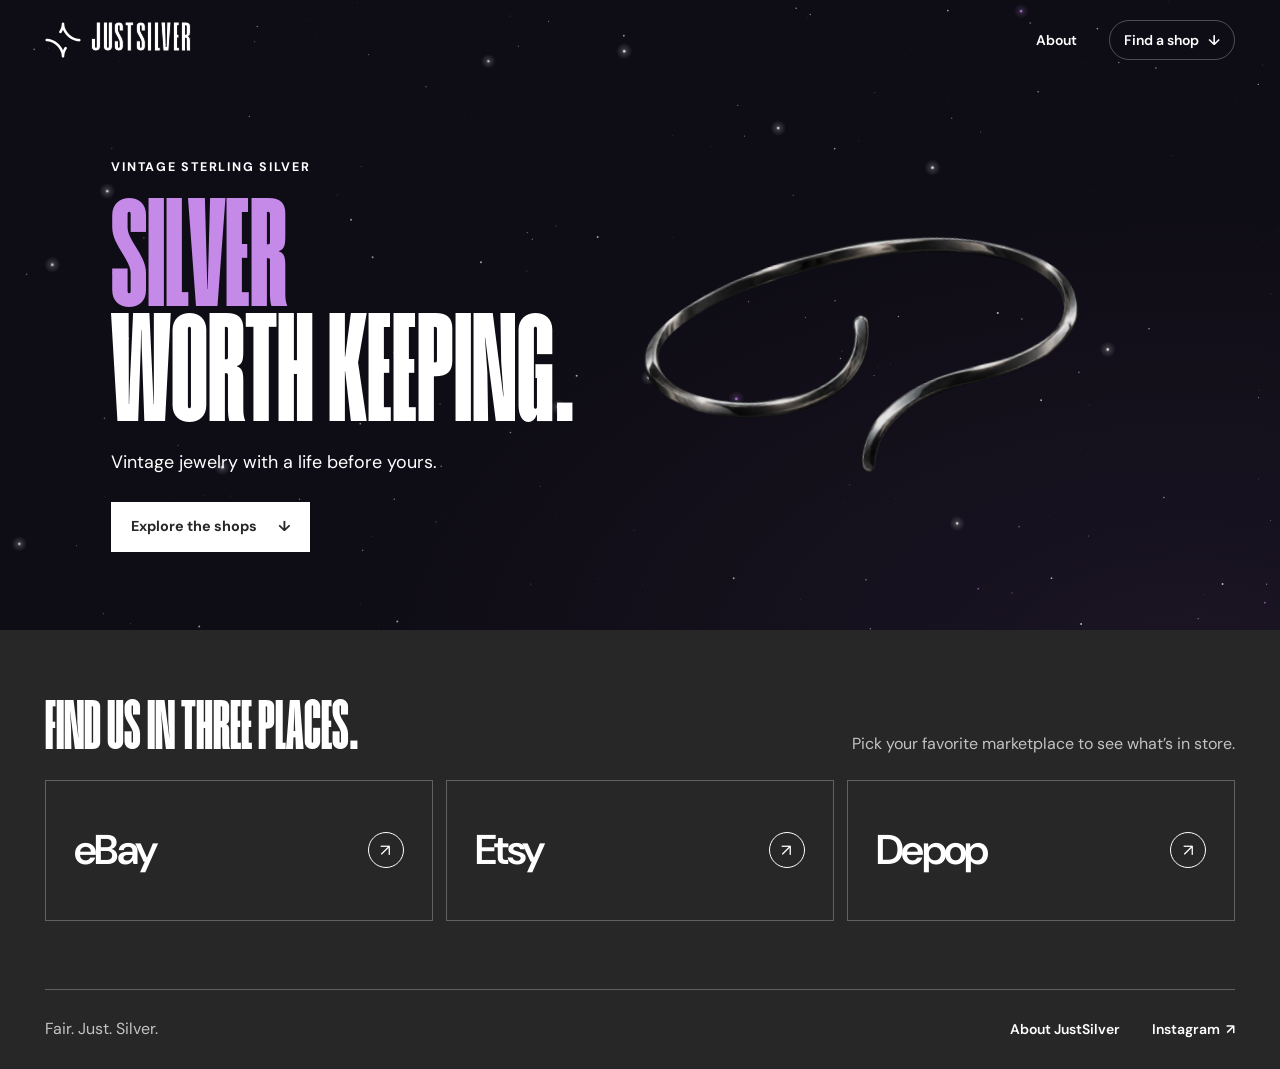
<file: index.html>
<!doctype html>
<html lang="en">
<head>
  <meta charset="utf-8">
  <meta name="viewport" content="width=device-width, initial-scale=1, viewport-fit=cover">
  <meta name="description" content="Discover vintage sterling silver jewelry from JustSilver. Shop our finds on eBay, Etsy, and Depop.">
  <meta name="theme-color" content="#0e0c15">
  <title>JustSilver — Vintage Sterling Silver</title>
  <link rel="icon" href="favicon.png" type="image/png" sizes="144x144">
  <link rel="preconnect" href="https://fonts.googleapis.com">
  <link rel="preconnect" href="https://fonts.gstatic.com" crossorigin>
  <link rel="stylesheet" href="https://fonts.googleapis.com/css2?family=DM+Sans:wght@400..700&display=swap">
  <link rel="stylesheet" href="brand-font.css">
  <link rel="stylesheet" href="site.css">
  <script src="hero-art.js" defer></script>
  <script src="site.js" defer></script>
</head>
<body class="home space-page">
  <a class="skip-link" href="#main">Skip to content</a>
  <header class="site-header shell">
    <a class="brand" href="index.html" aria-label="JustSilver home">
      <img src="mark.png" alt="" width="36" height="36">
      <span>JUSTSILVER</span>
    </a>
    <nav class="site-nav" aria-label="Main navigation">
      <a href="about.html">About</a>
      <a class="nav-shop" href="#shops">Find a shop <span aria-hidden="true">↓</span></a>
    </nav>
  </header>

  <main id="main">
    <div class="space-intro">
      <canvas class="space-field" aria-hidden="true"></canvas>
      <section class="hero shell" aria-labelledby="hero-title">
        <div class="hero-copy">
          <p class="eyebrow">Vintage sterling silver</p>
          <h1 id="hero-title"><span>SILVER</span><br>WORTH KEEPING.</h1>
          <p class="hero-description">Vintage jewelry with a life before yours.</p>
          <a class="button" href="#shops">Explore the shops <span aria-hidden="true">↓</span></a>
        </div>
        <div class="hero-art">
          <svg class="bracelet-cutout" width="0" height="0" aria-hidden="true" focusable="false">
            <clipPath id="bracelet-cutout" clipPathUnits="objectBoundingBox">
              <!-- The outline follows the bracelet in the 1448 × 1086 source photo. -->
              <path transform="scale(.000690607735 .000920810313)" d="
                M 762 262
                C 1015 262 1268 357 1270 487
                C 1277 587 1158 642 1012 653
                C 857 662 734 698 704 817
                C 699 846 668 842 670 815
                C 684 702 803 626 997 614
                C 1135 605 1239 563 1235 489
                C 1232 386 1019 300 762 302
                C 496 304 211 379 207 476
                C 204 559 339 617 491 618
                C 606 617 698 573 704 463
                C 704 441 728 436 740 449
                C 751 462 742 496 734 517
                C 702 624 590 659 493 660
                C 327 661 170 581 170 484
                C 166 372 444 268 762 262 Z"/>
            </clipPath>
          </svg>
          <div class="bracelet-float">
            <img class="hero-bracelet" src="silver-bracelet.webp" width="1448" height="1086"
              alt="Open silver bracelet with sweeping, asymmetrical ends" fetchpriority="high">
          </div>
        </div>
      </section>
    </div>

    <section id="shops" class="shops shell" aria-labelledby="shops-title" tabindex="-1">
      <div class="section-heading">
        <h2 id="shops-title">FIND US IN THREE PLACES.</h2>
        <p>Pick your favorite marketplace to see what’s in store.</p>
      </div>
      <ul class="shop-list">
        <li><a class="shop-card" href="https://www.ebay.com/str/rsrteile">
          <span class="shop-name">eBay</span>
          <span class="shop-arrow" aria-hidden="true">↗</span>
        </a></li>
        <li><a class="shop-card" href="https://www.etsy.com/shop/JustSilverCompany">
          <span class="shop-name">Etsy</span>
          <span class="shop-arrow" aria-hidden="true">↗</span>
        </a></li>
        <li><a class="shop-card" href="https://www.depop.com/justsilvercompany/">
          <span class="shop-name">Depop</span>
          <span class="shop-arrow" aria-hidden="true">↗</span>
        </a></li>
      </ul>
    </section>
  </main>

  <footer class="site-footer shell">
    <p>Fair. Just. Silver.</p>
    <nav aria-label="Footer navigation">
      <a href="about.html">About JustSilver</a>
      <a href="https://www.instagram.com/justsilverstore/">Instagram <span aria-hidden="true">↗</span></a>
    </nav>
  </footer>
</body>
</html>
</file>
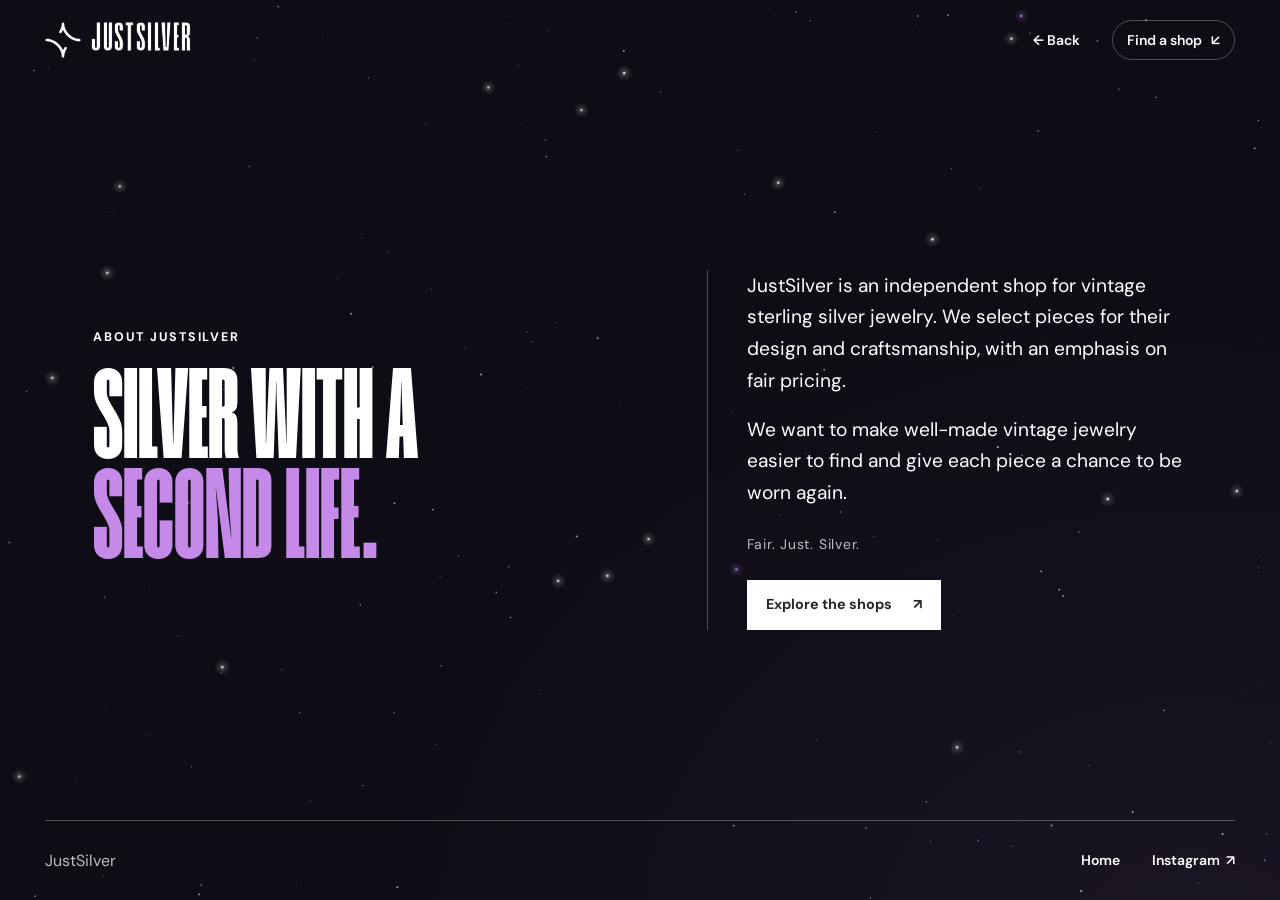
<file: about.html>
<!doctype html>
<html lang="en">
<head>
  <meta charset="utf-8">
  <meta name="viewport" content="width=device-width, initial-scale=1, viewport-fit=cover">
  <meta name="description" content="About JustSilver, a vintage sterling silver jewelry shop.">
  <meta name="theme-color" content="#0e0c15">
  <title>About — JustSilver</title>
  <link rel="icon" href="favicon.png" type="image/png" sizes="144x144">
  <link rel="preconnect" href="https://fonts.googleapis.com">
  <link rel="preconnect" href="https://fonts.gstatic.com" crossorigin>
  <link rel="stylesheet" href="https://fonts.googleapis.com/css2?family=DM+Sans:wght@400..700&display=swap">
  <link rel="stylesheet" href="brand-font.css">
  <link rel="stylesheet" href="site.css">
  <script src="hero-art.js" defer></script>
</head>
<body class="about-page space-page">
  <canvas class="space-field" aria-hidden="true"></canvas>
  <a class="skip-link" href="#main">Skip to content</a>
  <header class="site-header shell">
    <a class="brand" href="index.html" aria-label="JustSilver home">
      <img src="mark.png" alt="" width="36" height="36">
      <span>JUSTSILVER</span>
    </a>
    <nav class="site-nav" aria-label="Main navigation">
      <a href="index.html" aria-label="Back to JustSilver home"><span aria-hidden="true">←</span> Back</a>
      <a class="nav-shop" href="index.html#shops">Find a shop <span aria-hidden="true">↙</span></a>
    </nav>
  </header>

  <main id="main" class="shell">
    <section class="about-panel" aria-labelledby="about-title">
      <div class="about-heading">
        <p class="eyebrow">About JustSilver</p>
        <h1 id="about-title">SILVER WITH A <span>SECOND LIFE.</span></h1>
      </div>
      <div class="about-copy">
        <p>JustSilver is an independent shop for vintage sterling silver jewelry. We select pieces for their design and craftsmanship, with an emphasis on fair pricing.</p>
        <p>We want to make well-made vintage jewelry easier to find and give each piece a chance to be worn again.</p>
        <p class="about-signoff">Fair. Just. Silver.</p>
        <a class="button" href="index.html#shops">Explore the shops <span aria-hidden="true">↗</span></a>
      </div>
    </section>
  </main>

  <footer class="site-footer shell">
    <p>JustSilver</p>
    <nav aria-label="Footer navigation">
      <a href="index.html">Home</a>
      <a href="https://www.instagram.com/justsilverstore/">Instagram <span aria-hidden="true">↗</span></a>
    </nav>
  </footer>
</body>
</html>
</file>
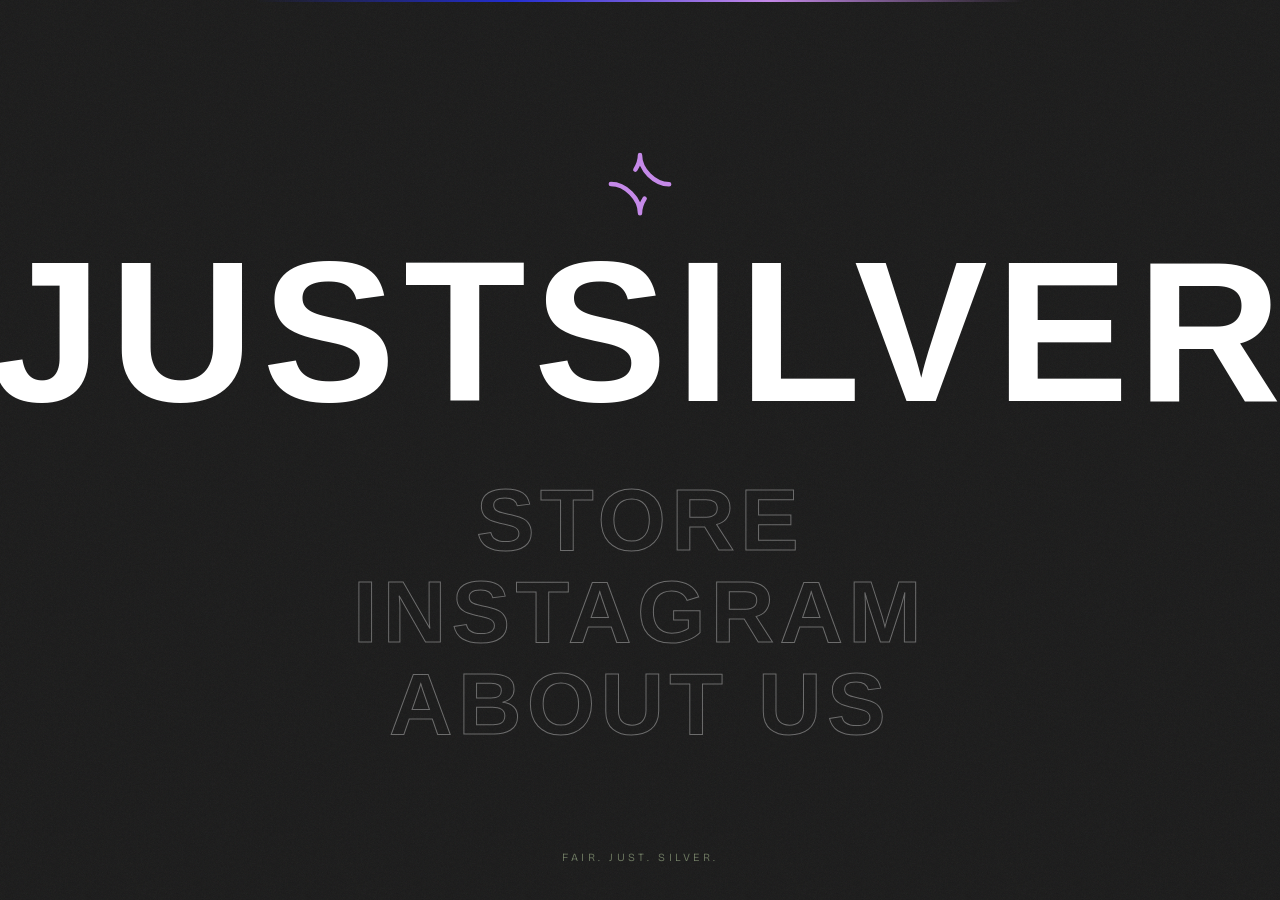
<file: index2.html>
<!DOCTYPE html>
<html lang="en">
<head>
  <meta charset="UTF-8">
  <title>JUSTSILVER</title>
  <meta name="viewport" content="width=device-width, initial-scale=1.0">
  <link rel="icon" type="image/png" href="logo.png">
  <link rel="preconnect" href="https://fonts.googleapis.com">
  <link rel="preconnect" href="https://fonts.gstatic.com" crossorigin>
  <link href="https://fonts.googleapis.com/css2?family=Bricolage+Grotesque:opsz,wght@12..96,100;12..96,400&family=Inter:wght@300;400&display=swap" rel="stylesheet">

  <style>
    /* ── RESET ── */
    *, *::before, *::after { margin: 0; padding: 0; box-sizing: border-box; }

    :root {
      --purple: #C589E8;
      --blue: #232ED1;
      --dark: #272727;
      --darker: #1a1a1a;
      --sage: #748067;
      --white: #ffffff;
    }

    html, body {
      width: 100%; height: 100dvh;
      background: var(--darker);
      color: var(--white);
      overflow: hidden;
      cursor: none;
    }

    /* ── CUSTOM CURSOR ── */
    .cursor {
      position: fixed;
      width: 10px; height: 10px;
      background: var(--purple);
      border-radius: 50%;
      pointer-events: none;
      z-index: 9999;
      transform: translate(-50%, -50%);
      transition: transform 0.1s ease, width 0.3s ease, height 0.3s ease, opacity 0.3s ease;
      mix-blend-mode: screen;
    }
    .cursor-ring {
      position: fixed;
      width: 36px; height: 36px;
      border: 1px solid rgba(197,137,232,0.4);
      border-radius: 50%;
      pointer-events: none;
      z-index: 9998;
      transform: translate(-50%, -50%);
      transition: transform 0.18s ease, width 0.3s ease, height 0.3s ease, border-color 0.3s ease;
    }
    body:has(a:hover) .cursor { width: 16px; height: 16px; }
    body:has(a:hover) .cursor-ring { width: 52px; height: 52px; border-color: rgba(197,137,232,0.7); }

    /* ── ANIMATED BACKGROUND ── */
    .bg {
      position: fixed;
      inset: 0;
      z-index: 0;
      background: var(--darker);
      overflow: hidden;
    }

    /* Noise grain overlay */
    .bg::after {
      content: '';
      position: absolute;
      inset: -50%;
      width: 200%; height: 200%;
      opacity: 0.055;
      background-image: url("data:image/svg+xml,%3Csvg viewBox='0 0 512 512' xmlns='http://www.w3.org/2000/svg'%3E%3Cfilter id='n'%3E%3CfeTurbulence type='fractalNoise' baseFrequency='0.75' numOctaves='4' stitchTiles='stitch'/%3E%3C/filter%3E%3Crect width='100%25' height='100%25' filter='url(%23n)'/%3E%3C/svg%3E");
      background-size: 220px 220px;
      pointer-events: none;
      z-index: 10;
      animation: grain 8s steps(10) infinite;
    }

    @keyframes grain {
      0%,100% { transform: translate(0,0); }
      10% { transform: translate(-2%,-3%); }
      20% { transform: translate(3%,2%); }
      30% { transform: translate(-1%,4%); }
      40% { transform: translate(4%,-1%); }
      50% { transform: translate(-3%,3%); }
      60% { transform: translate(2%,-4%); }
      70% { transform: translate(-4%,1%); }
      80% { transform: translate(1%,-2%); }
      90% { transform: translate(-2%,4%); }
    }

    /* Orbs */
    .orb {
      position: absolute;
      border-radius: 50%;
      filter: blur(90px);
      opacity: 0;
      animation: orbFloat linear infinite;
    }

    .orb-1 {
      width: 700px; height: 700px;
      background: radial-gradient(circle, rgba(35,46,209,0.55) 0%, transparent 70%);
      top: -20%; left: -15%;
      animation-duration: 22s;
      animation-delay: 0s;
      animation-name: orbFloat1;
    }
    .orb-2 {
      width: 500px; height: 500px;
      background: radial-gradient(circle, rgba(197,137,232,0.4) 0%, transparent 70%);
      top: 30%; right: -10%;
      animation-duration: 18s;
      animation-delay: -6s;
      animation-name: orbFloat2;
    }
    .orb-3 {
      width: 400px; height: 400px;
      background: radial-gradient(circle, rgba(35,46,209,0.35) 0%, transparent 70%);
      bottom: -10%; right: 20%;
      animation-duration: 25s;
      animation-delay: -12s;
      animation-name: orbFloat3;
    }
    .orb-4 {
      width: 300px; height: 300px;
      background: radial-gradient(circle, rgba(197,137,232,0.25) 0%, transparent 70%);
      bottom: 20%; left: 10%;
      animation-duration: 20s;
      animation-delay: -4s;
      animation-name: orbFloat4;
    }

    @keyframes orbFloat1 {
      0%   { transform: translate(0,0) scale(1);     opacity: 0.9; }
      33%  { transform: translate(12vw,8vh) scale(1.1); opacity: 0.7; }
      66%  { transform: translate(4vw,18vh) scale(0.95); opacity: 0.85; }
      100% { transform: translate(0,0) scale(1);     opacity: 0.9; }
    }
    @keyframes orbFloat2 {
      0%   { transform: translate(0,0) scale(1);     opacity: 0.8; }
      40%  { transform: translate(-10vw,12vh) scale(1.15); opacity: 0.6; }
      70%  { transform: translate(-4vw,-8vh) scale(1); opacity: 0.75; }
      100% { transform: translate(0,0) scale(1);     opacity: 0.8; }
    }
    @keyframes orbFloat3 {
      0%   { transform: translate(0,0) scale(1);    opacity: 0.7; }
      50%  { transform: translate(-8vw,-15vh) scale(1.2); opacity: 0.5; }
      100% { transform: translate(0,0) scale(1);    opacity: 0.7; }
    }
    @keyframes orbFloat4 {
      0%   { transform: translate(0,0) scale(1);    opacity: 0.6; }
      45%  { transform: translate(15vw,-10vh) scale(1.1); opacity: 0.45; }
      100% { transform: translate(0,0) scale(1);    opacity: 0.6; }
    }

    /* ── PAGE WRAPPER ── */
    .pages {
      position: fixed;
      inset: 0;
      z-index: 1;
    }

    /* ── SHARED PAGE STYLES ── */
    .page {
      position: absolute;
      inset: 0;
      display: flex;
      flex-direction: column;
      align-items: center;
      justify-content: center;
      transition: opacity 0.7s cubic-bezier(0.4,0,0.2,1), transform 0.7s cubic-bezier(0.4,0,0.2,1);
    }

    .page.hidden {
      opacity: 0;
      pointer-events: none;
      transform: translateY(24px);
    }
    .page.active {
      opacity: 1;
      pointer-events: auto;
      transform: translateY(0);
    }

    /* ── HOME PAGE ── */
    #home {
      gap: 0;
      padding: 48px;
    }

    .home-logo {
      width: 64px; height: 64px;
      margin-bottom: 28px;
      opacity: 0;
      transform: translateY(-12px);
      transition: opacity 0.8s ease 0.1s, transform 0.8s ease 0.1s;
    }
    .page.active .home-logo {
      opacity: 1;
      transform: translateY(0);
    }

    .home-wordmark {
      font-family: 'Humane', sans-serif;
      font-weight: bold;
      font-size: clamp(96px, 16vw, 200px);
      letter-spacing: 0.04em;
      line-height: 0.88;
      color: var(--white);
      text-align: center;
      margin-bottom: 56px;
      opacity: 0;
      transform: translateY(16px);
      transition: opacity 0.9s ease 0.25s, transform 0.9s ease 0.25s;
    }
    .page.active .home-wordmark {
      opacity: 1;
      transform: translateY(0);
    }

    /* Nav links */
    .nav {
      display: flex;
      flex-direction: column;
      align-items: center;
      gap: 4px;
    }

    .nav-item {
      position: relative;
      font-family: 'Humane', sans-serif;
      font-weight: bold;
      font-size: clamp(48px, 7vw, 88px);
      letter-spacing: 0.06em;
      text-decoration: none;
      color: transparent;
      -webkit-text-stroke: 1px rgba(255,255,255,0.35);
      transition: -webkit-text-stroke 0.3s ease, color 0.3s ease;
      line-height: 1;
      overflow: hidden;
      opacity: 0;
      transform: translateY(12px);
    }

    .nav-item:nth-child(1) { transition-delay: 0.35s; }
    .nav-item:nth-child(2) { transition-delay: 0.45s; }
    .nav-item:nth-child(3) { transition-delay: 0.55s; }

    .page.active .nav-item {
      opacity: 1;
      transform: translateY(0);
      transition: opacity 0.7s ease, transform 0.7s ease,
                  color 0.3s ease, -webkit-text-stroke 0.3s ease;
    }

    /* Staggered animation delays need to be re-applied for the opacity/transform */
    .page.active .nav-item:nth-child(1) { transition-delay: 0.35s, 0.35s, 0s, 0s; }
    .page.active .nav-item:nth-child(2) { transition-delay: 0.45s, 0.45s, 0s, 0s; }
    .page.active .nav-item:nth-child(3) { transition-delay: 0.55s, 0.55s, 0s, 0s; }

    .nav-item::after {
      content: '';
      position: absolute;
      bottom: 6px;
      left: 0; right: 100%;
      height: 1.5px;
      background: var(--purple);
      transition: right 0.4s cubic-bezier(0.4,0,0.2,1);
    }

    .nav-item:hover {
      color: var(--white);
      -webkit-text-stroke: 1px transparent;
    }
    .nav-item:hover::after { right: 0; }

    /* Tagline */
    .tagline {
      position: absolute;
      bottom: 36px;
      left: 50%;
      transform: translateX(-50%);
      font-family: 'Bricolage Grotesque', sans-serif;
      font-size: 11px;
      font-weight: 300;
      letter-spacing: 0.3em;
      text-transform: uppercase;
      color: var(--sage);
      white-space: nowrap;
      opacity: 0;
      transition: opacity 0.8s ease 0.8s;
    }
    .page.active .tagline { opacity: 1; }

    /* ── ABOUT PAGE ── */
    #about {
      padding: 64px 48px;
      gap: 0;
      max-width: 900px;
      margin: 0 auto;
      text-align: center;
    }

    .about-back {
      position: absolute;
      top: 32px;
      left: 32px;
      font-family: 'Inter', sans-serif;
      font-size: 11px;
      font-weight: 300;
      letter-spacing: 0.2em;
      text-transform: uppercase;
      color: rgba(255,255,255,0.4);
      text-decoration: none;
      border: 1px solid rgba(255,255,255,0.15);
      padding: 8px 18px;
      border-radius: 999px;
      transition: color 0.3s ease, border-color 0.3s ease;
      cursor: none;
    }
    .about-back:hover {
      color: var(--purple);
      border-color: rgba(197,137,232,0.4);
    }

    .about-logo {
      width: 52px; height: 52px;
      margin-bottom: 40px;
      opacity: 0;
      transform: scale(0.9);
      transition: opacity 0.7s ease 0.1s, transform 0.7s ease 0.1s;
    }
    #about.active .about-logo { opacity: 1; transform: scale(1); }

    .about-eyebrow {
      font-family: 'Inter', sans-serif;
      font-size: 10px;
      font-weight: 300;
      letter-spacing: 0.3em;
      text-transform: uppercase;
      color: var(--sage);
      margin-bottom: 32px;
      opacity: 0;
      transition: opacity 0.7s ease 0.2s;
    }
    #about.active .about-eyebrow { opacity: 1; }

    .about-title {
      font-family: 'Humane', sans-serif;
      font-weight: bold;
      font-size: clamp(72px, 12vw, 140px);
      letter-spacing: 0.04em;
      line-height: 0.88;
      color: transparent;
      -webkit-text-stroke: 1.5px rgba(255,255,255,0.9);
      margin-bottom: 48px;
      opacity: 0;
      transform: translateY(16px);
      transition: opacity 0.8s ease 0.25s, transform 0.8s ease 0.25s;
    }
    #about.active .about-title { opacity: 1; transform: translateY(0); }

    /* Decorative rule */
    .about-rule {
      width: 1px;
      height: 48px;
      background: linear-gradient(to bottom, transparent, rgba(197,137,232,0.5), transparent);
      margin: 0 auto 40px;
      opacity: 0;
      transition: opacity 0.6s ease 0.4s;
    }
    #about.active .about-rule { opacity: 1; }

    .about-body {
    font-family: 'Bricolage Grotesque', sans-serif;
    font-weight: 300;
    font-size: clamp(22px, 3.5vw, 36px);
    line-height: 1.35;
    letter-spacing: 0.02em;
    color: rgba(255,255,255,0.75);
    }
    #about.active .about-body { opacity: 1; transform: translateY(0); }

    .about-closing {
      font-family: 'Humane', sans-serif;
      font-weight: bold;
      font-size: clamp(32px, 5vw, 56px);
      letter-spacing: 0.15em;
      color: var(--purple);
      opacity: 0;
      transition: opacity 0.8s ease 0.65s;
    }
    #about.active .about-closing { opacity: 1; }

    /* ── SCROLL HINT ── */
    .scroll-hint {
      position: absolute;
      bottom: 36px;
      right: 40px;
      display: flex;
      align-items: center;
      gap: 10px;
      font-family: 'Inter', sans-serif;
      font-size: 10px;
      letter-spacing: 0.2em;
      text-transform: uppercase;
      color: rgba(255,255,255,0.2);
      opacity: 0;
      transition: opacity 0.8s ease 1s;
    }
    .page.active .scroll-hint { opacity: 1; }
    .scroll-hint-line {
      width: 32px;
      height: 1px;
      background: rgba(255,255,255,0.2);
    }

    /* ── PURPLE ACCENT LINE (top) ── */
    .page-accent {
      position: absolute;
      top: 0; left: 50%;
      transform: translateX(-50%);
      width: 0;
      height: 2px;
      background: linear-gradient(to right, transparent, var(--blue), var(--purple), transparent);
      transition: width 1.2s cubic-bezier(0.4,0,0.2,1) 0.1s;
    }
    .page.active .page-accent { width: 60%; }

  </style>
</head>

<body>

  <!-- Custom cursor -->
  <div class="cursor" id="cursor"></div>
  <div class="cursor-ring" id="cursorRing"></div>

  <!-- Animated background -->
  <div class="bg">
    <div class="orb orb-1"></div>
    <div class="orb orb-2"></div>
    <div class="orb orb-3"></div>
    <div class="orb orb-4"></div>
  </div>

  <!-- Pages -->
  <div class="pages">

    <!-- HOME -->
    <section class="page active" id="home">
      <div class="page-accent"></div>

      <!-- SVG Logo mark -->
      <svg class="home-logo" viewBox="0 0 1440 1440" fill="none" xmlns="http://www.w3.org/2000/svg">
        <g transform="matrix(1,0,0,1,551.054691,-652)">
          <path d="M824.945,1376C496.945,1376 168.945,1048 168.945,720C168.945,833.913 129.384,947.826 64,1048"
                fill="none" stroke="#C589E8" stroke-width="100" stroke-linecap="round" stroke-linejoin="round"/>
        </g>
        <path d="M64,720C392,720 720,1048 720,1376C720,1262.087 759.562,1148.174 824.945,1048"
              fill="none" stroke="#C589E8" stroke-width="100" stroke-linecap="round" stroke-linejoin="round"/>
      </svg>

      <div class="home-wordmark">JUSTSILVER</div>

      <nav class="nav">
        <a href="https://www.ebay.com/str/rsrteile" class="nav-item" target="_blank">STORE</a>
        <a href="https://www.instagram.com/justsilverstore/" class="nav-item" target="_blank">INSTAGRAM</a>
        <a href="#about" class="nav-item" id="aboutLink">ABOUT US</a>
      </nav>

      <div class="tagline">Fair. Just. Silver.</div>
    </section>

    <!-- ABOUT -->
    <section class="page hidden" id="about">
      <div class="page-accent"></div>

      <a href="#home" class="about-back" id="backLink">← Back</a>

      <!-- SVG Logo mark -->
      <svg class="about-logo" viewBox="0 0 1440 1440" fill="none" xmlns="http://www.w3.org/2000/svg">
        <g transform="matrix(1,0,0,1,551.054691,-652)">
          <path d="M824.945,1376C496.945,1376 168.945,1048 168.945,720C168.945,833.913 129.384,947.826 64,1048"
                fill="none" stroke="#C589E8" stroke-width="100" stroke-linecap="round" stroke-linejoin="round"/>
        </g>
        <path d="M64,720C392,720 720,1048 720,1376C720,1262.087 759.562,1148.174 824.945,1048"
              fill="none" stroke="#C589E8" stroke-width="100" stroke-linecap="round" stroke-linejoin="round"/>
      </svg>

      <div class="about-eyebrow">Our Philosophy</div>
      <div class="about-title">ABOUT US</div>
      <div class="about-body">
        JUSTSILVER is built on the idea that price, craft,
        and value should speak for themselves.
        No excess. No compromise.
      </div>
      <div class="tagline">FAIR. JUST. SILVER.</div>
    </section>

  </div>

  <script>
    // ── Cursor ──
    const cursor = document.getElementById('cursor');
    const ring = document.getElementById('cursorRing');
    let mx = -100, my = -100, rx = -100, ry = -100;

    document.addEventListener('mousemove', e => {
      mx = e.clientX; my = e.clientY;
    });

    (function animateCursor() {
      cursor.style.left = mx + 'px';
      cursor.style.top  = my + 'px';
      rx += (mx - rx) * 0.12;
      ry += (my - ry) * 0.12;
      ring.style.left = rx + 'px';
      ring.style.top  = ry + 'px';
      requestAnimationFrame(animateCursor);
    })();

    // ── Page transitions ──
    const home  = document.getElementById('home');
    const about = document.getElementById('about');

    function showPage(show, hide) {
      hide.classList.remove('active');
      hide.classList.add('hidden');
      setTimeout(() => {
        show.classList.remove('hidden');
        show.classList.add('active');
      }, 50);
    }

    document.getElementById('aboutLink').addEventListener('click', e => {
      e.preventDefault();
      showPage(about, home);
    });

    document.getElementById('backLink').addEventListener('click', e => {
      e.preventDefault();
      showPage(home, about);
    });

    // Keyboard nav
    document.addEventListener('keydown', e => {
      if (e.key === 'Escape' && about.classList.contains('active')) {
        showPage(home, about);
      }
    });
  </script>
</body>
</html>
</file>
<file: brand-font.css>
@font-face {
  font-family: Humane;
  src: url("[data-uri]") format("opentype");
  font-style: normal;
  font-weight: 700;
  font-display: swap;
}
</file>
<file: site.css>
:root {
  --header-height: 5rem;
  --space: #0e0c15;
  color-scheme: dark;
  --pink: #C589E8;
  --grey: #272727;
  --white: #FFFFFF;
  --muted: rgb(255 255 255 / 72%);
  --line: rgb(255 255 255 / 27%);
  --body-font: "DM Sans", system-ui, sans-serif;
  --display-font: Humane, "Arial Narrow", "Helvetica Neue", sans-serif;
}

*, *::before, *::after { box-sizing: border-box; }

body {
  margin: 0;
  background: var(--grey);
  color: var(--white);
  font-family: var(--body-font);
  line-height: 1.5;
}

h1, h2, p { margin: 0; }
a { color: inherit; }
img { display: block; max-width: 100%; }

a:focus-visible {
  outline: 2px solid currentColor;
  outline-offset: 5px;
}

.skip-link {
  position: fixed;
  z-index: 5;
  inset: 12px auto auto 12px;
  padding: 8px 14px;
  background: var(--white);
  color: var(--grey);
  transform: translateY(-150%);
}

.skip-link:focus { transform: none; }

.shell {
  width: min(100% - clamp(2rem, 7vw, 8rem), 90rem);
  margin-inline: auto;
}

.site-header, .site-footer {
  display: flex;
  justify-content: space-between;
  align-items: center;
  gap: 1rem;
}

.site-header { min-height: var(--header-height); }

.space-page .site-header {
  position: relative;
  z-index: 1;
}

.brand {
  display: inline-flex;
  align-items: center;
  gap: .65rem;
  text-decoration: none;
}

.brand img { object-fit: contain; }

.brand span {
  font-family: var(--display-font);
  font-weight: 700;
  font-size: 2.55rem;
  line-height: .75;
  letter-spacing: .035em;
  -webkit-text-stroke: .85px var(--grey);
}

.space-page .brand span { -webkit-text-stroke-color: var(--space); }

.site-nav, .site-footer nav {
  display: flex;
  align-items: center;
  gap: clamp(.85rem, 2.5vw, 2rem);
}

.site-nav a, .site-footer a {
  font-size: .875rem;
  font-weight: 600;
  text-decoration: none;
  text-underline-offset: .25em;
}

.site-nav a:hover, .site-footer a:hover,
.site-nav a[aria-current="page"] { text-decoration: underline; }

.site-nav .nav-shop {
  display: inline-flex;
  align-items: center;
  gap: .55rem;
  padding: .55rem .9rem;
  border: 1px solid var(--line);
  border-radius: 999px;
  transition: background-color 180ms, color 180ms, border-color 180ms;
}

.site-nav .nav-shop:hover {
  background: var(--pink);
  color: var(--grey);
  border-color: var(--pink);
  text-decoration: none;
}

.hero, .about-panel {
  position: relative;
  display: grid;
  align-items: center;
  overflow: hidden;
}

.hero {
  min-height: clamp(28rem, 43vw, 39rem);
  color: var(--white);
}

.hero h1 span { color: var(--pink); }

.space-intro {
  position: relative;
  isolation: isolate;
}

.space-field {
  position: absolute;
  z-index: -2;
  inset: calc(-1 * var(--header-height)) 0 0;
  width: 100%;
  height: calc(100% + var(--header-height));
  pointer-events: none;
  background: radial-gradient(ellipse at 93% 105%, rgb(197 137 232 / 7%), transparent 50%), var(--space);
}

.hero-art {
  position: absolute;
  z-index: -1;
  inset: 0 0 0 38%;
  display: grid;
  place-items: center;
  pointer-events: none;
}

.bracelet-cutout { position: absolute; }

.bracelet-float {
  width: min(78%, 38rem);
  animation: bracelet-float 7s ease-in-out infinite;
}

.hero-bracelet {
  --bracelet-angle: -9deg;
  width: 100%;
  height: auto;
  filter: brightness(.89);
  clip-path: url("#bracelet-cutout");
  transform: perspective(62rem) rotateX(var(--bracelet-x, 0deg)) rotateY(var(--bracelet-y, 0deg))
    rotate(var(--bracelet-angle));
}

@keyframes bracelet-float {
  50% { transform: translateY(-12px); }
}

.hero-copy {
  padding: clamp(2rem, 5.2vw, 5.5rem);
}

.eyebrow {
  font-weight: 700;
  font-size: .78rem;
  letter-spacing: .14em;
  text-transform: uppercase;
}

.hero h1, .about-panel h1, .section-heading h2 {
  font-family: var(--display-font);
  font-weight: 700;
  text-wrap: balance;
}

.hero h1 {
  margin-block: .19em .09em;
  font-size: clamp(5.3rem, 12vw, 11.75rem);
  line-height: .745;
}

.hero-description {
  font-size: clamp(1rem, 1.4vw, 1.2rem);
  max-width: 36ch;
}

.button {
  display: inline-flex;
  align-items: center;
  justify-content: space-between;
  gap: 1.3rem;
  min-height: 3.15rem;
  margin-top: 1.6rem;
  padding: .65rem 1.15rem;
  background: var(--grey);
  color: var(--white);
  border: 1px solid var(--grey);
  font-size: .9rem;
  font-weight: 700;
  text-decoration: none;
  transition: background-color 180ms, color 180ms;
}

.button:focus-visible { outline-color: var(--grey); }

.button:hover {
  background: var(--white);
  color: var(--grey);
}

.space-page main .button {
  background: var(--white);
  border-color: var(--white);
  color: var(--grey);
}

.space-page main .button:hover {
  background: var(--pink);
  border-color: var(--pink);
}

.space-page main .button:focus-visible { outline-color: var(--white); }

.button span, .shop-arrow { transition: transform 200ms ease; }
.button:hover span { transform: translateY(3px); }

.shops {
  padding-block: clamp(2.5rem, 5.3vw, 5rem);
  scroll-margin-block-start: 1.2rem;
}

.shops:focus { outline: none; }

.section-heading {
  display: flex;
  justify-content: space-between;
  align-items: baseline;
  flex-wrap: wrap;
  column-gap: 1.5rem;
  row-gap: .4rem;
  margin-bottom: 1.15rem;
}

.section-heading h2 {
  font-size: clamp(3.2rem, 5.5vw, 5.5rem);
  line-height: .9;
}

.section-heading p { color: var(--muted); }

.shop-list {
  display: grid;
  grid-template-columns: repeat(3, minmax(0, 1fr));
  gap: .8rem;
  padding: 0;
  margin: 0;
  list-style: none;
}

.shop-card {
  display: flex;
  align-items: center;
  justify-content: space-between;
  gap: .65rem;
  min-height: clamp(5.5rem, 11vw, 9.5rem);
  padding: .7rem clamp(.85rem, 2.2vw, 2.1rem);
  border: 1px solid var(--line);
  text-decoration: none;
  transition: background-color 200ms, border-color 200ms, color 200ms;
}

.shop-card:hover, .shop-card:focus-visible {
  background: var(--pink);
  border-color: var(--pink);
  color: var(--grey);
}

.shop-card:focus-visible { outline-color: var(--white); }

.shop-name {
  font-weight: 600;
  font-size: clamp(1.6rem, 3.25vw, 3.2rem);
  letter-spacing: -.065em;
  line-height: 1;
}

.shop-arrow {
  display: grid;
  place-items: center;
  width: 2.25rem;
  height: 2.25rem;
  flex: 0 0 auto;
  border: 1px solid currentColor;
  border-radius: 50%;
  font-size: 1.05rem;
}

.shop-card:is(:hover, :focus-visible) .shop-arrow { transform: rotate(12deg); }

.site-footer {
  min-height: 5rem;
  padding-block: 1rem;
  border-top: 1px solid var(--line);
}

.site-footer p { color: var(--muted); }
.site-footer a span { margin-left: .2em; }

.about-page {
  position: relative;
  isolation: isolate;
  display: flex;
  flex-direction: column;
  min-height: 100vh;
  min-height: 100svh;
}

.about-page > .space-field {
  inset: 0;
  height: 100%;
}

.about-page main {
  display: grid;
  align-items: center;
  flex: 1;
}

.about-panel {
  grid-template-columns: minmax(0, 1.12fr) minmax(0, 1fr);
  gap: clamp(2rem, 6vw, 7rem);
  padding: clamp(3.5rem, 8vw, 8rem) clamp(0rem, 3.8vw, 4rem);
  overflow: visible;
}

.about-heading h1 {
  margin-top: .2em;
  font-size: clamp(4.85rem, 10vw, 10.5rem);
  line-height: .78;
}

.about-heading h1 span {
  display: block;
  color: var(--pink);
}

.about-copy {
  max-width: 40ch;
  padding-inline-start: clamp(1rem, 3vw, 3rem);
  border-inline-start: 1px solid var(--line);
  font-size: clamp(1rem, 1.55vw, 1.2rem);
  line-height: 1.65;
}

.about-copy p + p { margin-top: .9em; }

.about-copy .about-signoff {
  margin-top: 1.5rem;
  color: var(--muted);
  font-size: .875rem;
  font-weight: 400;
  letter-spacing: .055em;
}

.about-copy .button { margin-top: 1.5rem; }

@media (max-width: 50rem) {
  .hero h1 { font-size: clamp(4.8rem, 13.7vw, 7rem); }
  .hero-art { left: 34%; }

  .about-panel {
    grid-template-columns: minmax(0, 1fr);
    gap: 1.75rem;
  }

  .about-copy {
    padding-inline-start: 0;
    border-inline-start: 0;
  }
}

@media (max-width: 38rem) {
  :root { --header-height: 4.5rem; }
  .brand { gap: .35rem; }
  .brand img { width: 28px; height: 28px; }
  .brand span { font-size: 2rem; }
  .site-nav .nav-shop { min-height: 2.75rem; padding-inline: .75rem; }
  .space-page { --header-height: calc(4.5rem + env(safe-area-inset-top)); }
  .space-page .site-header { gap: .6rem; padding-top: env(safe-area-inset-top); }
  .space-page .site-nav { gap: clamp(.4rem, 2vw, .85rem); white-space: nowrap; }
  .space-page .shell {
    width: auto;
    margin-inline-start: max(1.25rem, env(safe-area-inset-left));
    margin-inline-end: max(1.25rem, env(safe-area-inset-right));
  }

  .hero {
    min-height: 0;
    padding-block: clamp(2rem, 9vw, 3.5rem) 1.75rem;
    grid-template-columns: minmax(0, 1fr);
    overflow: visible;
  }

  .hero-copy { display: contents; }
  .hero .eyebrow { font-size: .71rem; }
  .hero h1 {
    margin-block: .2em .13em;
    font-size: clamp(4.75rem, 26.5vw, 9.3rem);
  }

  .hero-description {
    max-width: 28ch;
    font-size: 1.05rem;
    text-wrap: pretty;
  }

  .hero-art {
    position: relative;
    z-index: 0;
    inset: auto;
    grid-row: 4;
    height: clamp(10.25rem, 53vw, 17rem);
  }

  .bracelet-float { width: min(100%, 31rem); }
  .space-page main .button {
    z-index: 1;
    width: 100%;
    min-height: 3.5rem;
    border-radius: 1rem;
    padding-inline: 1.15rem;
    font-size: 1rem;
  }

  .space-page main .button span { font-size: 1.3rem; }
  .hero .button { margin-top: 0; }
  .shops { padding-block: 2.25rem 2.75rem; }
  .section-heading h2 { font-size: clamp(3.75rem, 14vw, 5.75rem); }
  .shop-list { grid-template-columns: 1fr; gap: .65rem; }
  .shop-card {
    min-height: 4.75rem;
    padding-inline: 1rem;
    border-radius: 1rem;
    background: rgb(255 255 255 / 5%);
  }

  .shop-name { font-size: 2rem; }
  .site-footer { flex-wrap: wrap; gap: .6rem 1rem; }
  .space-page .site-footer { padding-bottom: max(1rem, env(safe-area-inset-bottom)); }
  .about-panel { padding: 2.75rem 0 3rem; }
  .about-heading h1 { font-size: clamp(4.85rem, 21vw, 7.5rem); }
}

@media (max-width: 22.5rem) {
  .space-page .brand img { width: 23px; height: 23px; }
  .space-page .brand span { font-size: 1.7rem; }
  .space-page .site-nav .nav-shop { gap: .35rem; padding-inline: .55rem; }
}

@media (prefers-reduced-motion: reduce) {
  *, *::before, *::after { transition: none !important; }
  .bracelet-float { animation: none; }
  .hero-bracelet { transform: rotate(var(--bracelet-angle)); }
}
</file>
